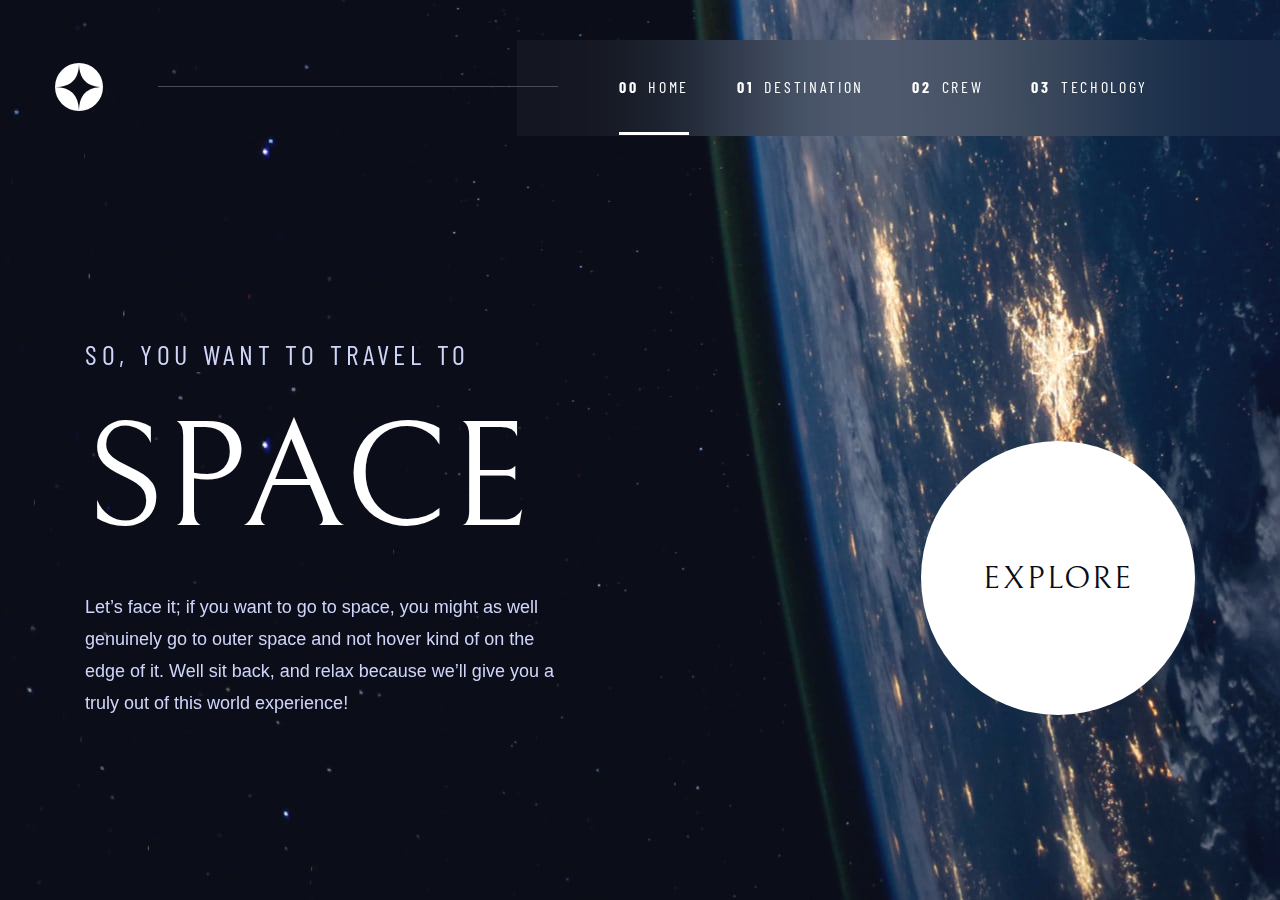
<file: index.html>
<!DOCTYPE html>
<html lang="pt-br">

<head>
    <meta charset="UTF-8">
    <meta name="viewport" content="width=device-width, initial-scale=1.0">
    <!-- Primary Meta Tags -->
    <title>Space</title>
    <meta name="title" content="Space" />
    <meta name="description" content="Space tourism multi-page website" />

    <!-- Open Graph / Facebook -->
    <meta property="og:type" content="website" />
    <meta property="og:url" content="https://jbacalhau.github.io/projetospace/" />
    <meta property="og:title" content="Space" />
    <meta property="og:description" content="Space tourism multi-page website" />
    <meta property="og:image" content="https://images.unsplash.com/photo-1543722530-d2c3201371e7?w=500&auto=format&fit=crop&q=60&ixlib=rb-4.0.3&ixid=M3wxMjA3fDB8MHxzZWFyY2h8MTR8fFNwYWNlfGVufDB8fDB8fHwy" />

    <!-- Twitter -->
    <meta property="twitter:card" content="summary_large_image" />
    <meta property="twitter:url" content="https://jbacalhau.github.io/projetospace/" />
    <meta property="twitter:title" content="Space" />
    <meta property="twitter:description" content="Space tourism multi-page website" />
    <meta property="twitter:image" content="https://images.unsplash.com/photo-1543722530-d2c3201371e7?w=500&auto=format&fit=crop&q=60&ixlib=rb-4.0.3&ixid=M3wxMjA3fDB8MHxzZWFyY2h8MTR8fFNwYWNlfGVufDB8fDB8fHwy" />

    <!-- Meta Tags Generated with https://metatags.io -->

    <link rel="preconnect" href="https://fonts.googleapis.com">
    <link rel="preconnect" href="https://fonts.gstatic.com" crossorigin>
    <link href="https://fonts.googleapis.com/css2?family=Barlow+Condensed&display=swap" rel="stylesheet">
    <link href="https://fonts.googleapis.com/css2?family=Bellefair&display=swap" rel="stylesheet">

    <link href="https://unpkg.com/aos@2.3.1/dist/aos.css" rel="stylesheet">
    <link rel="stylesheet" href="css/style.css">

    <!-- aplicando ícon para a aba do navegador -->
    <link rel="shortcut icon" href="img/favicon-32x32.png">
</head>

<body>

    <div class="hero-section">

        <div class="container">

            <div class="logo">
                <a href="#">
                    <img src="img/shared/logo.svg" alt="Logo Space-Tourism">
                </a>
            </div>

            <!--menu celular-->
            <div class="btn-menu">
                <div class="bar-menu"></div>
                <div class="bar-menu"></div>
                <div class="bar-menu"></div>
            </div>

            <div class="menu">
                <div class="bar"></div>

                <a href="./index.html" class="active"><span>00</span>Home</a>
                <a href="./destination.html"><span>01</span>Destination</a>
                <a href="./crew.html"><span>02</span>Crew</a>
                <a href="./technology.html"><span>03</span>Techology</a>
            </div>
        </div>

        <div class="container-home">

            <div class="content">
                <h1 data-aos="fade-down">So, you want to travel to</h1>
                <h2 data-aos="fade-right" data-aos-duration="1000">Space</h2>
                <p data-aos="fade-right" data-aos-delay="300">Let’s face it; if you want to go to space, you might as
                    well genuinely go to outer space and not
                    hover
                    kind of on the edge of it. Well sit back, and relax because we’ll give you a truly out of this world
                    experience!
                </p>
            </div>

            <div class="explore">
                <button href="#">Explore</button>

            </div>
        </div>
    </div>

    <script src="js/header.js"></script>
    <script src="https://unpkg.com/aos@2.3.1/dist/aos.js"></script>
    <script>
        AOS.init();

    </script>
</body>

</html>
</file>
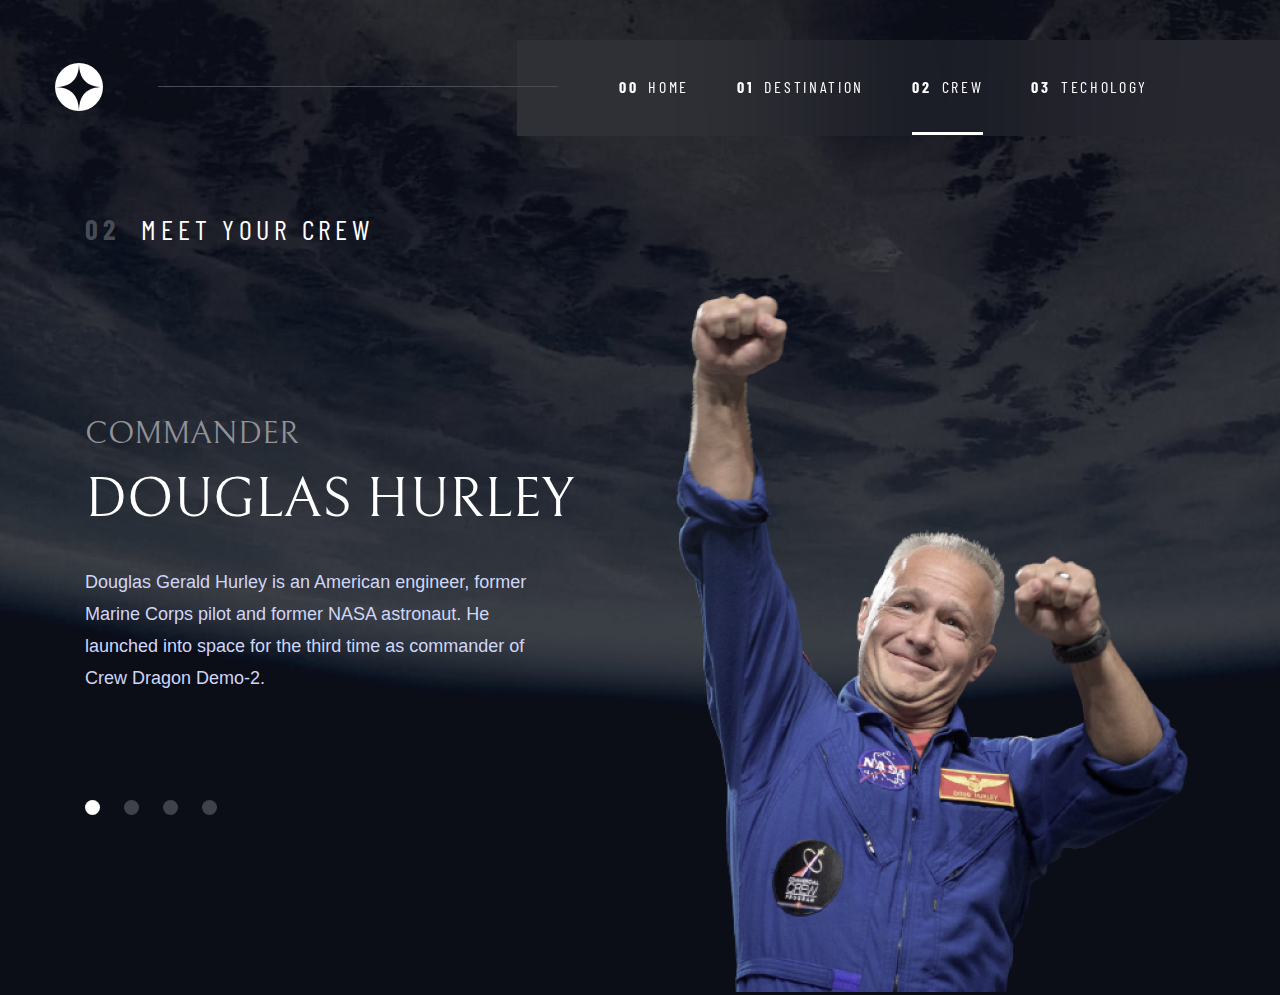
<file: crew.html>
<!DOCTYPE html>
<html lang="pt-br">

<head>
    <meta charset="UTF-8">
    <meta name="viewport" content="width=device-width, initial-scale=1.0">
    <title>Space-Tourism</title>

    <link rel="preconnect" href="https://fonts.googleapis.com">
    <link rel="preconnect" href="https://fonts.gstatic.com" crossorigin>
    <link href="https://fonts.googleapis.com/css2?family=Barlow+Condensed&display=swap" rel="stylesheet">
    <link href="https://fonts.googleapis.com/css2?family=Bellefair&display=swap" rel="stylesheet">

    <link rel="stylesheet" href="css/style.css">

    <!-- aplicando ícon para a aba do navegador -->
    <link rel="shortcut icon" href="img/favicon-32x32.png">
</head>

<body>

    <div class="hero-section-crew">

        <div class="container">

            <div class="logo">
                <a href="./index.html">
                    <img src="img/shared/logo.svg" alt="Logo Space-Tourism">
                </a>
            </div>

            <!--menu celular-->
            <div class="btn-menu">
                <div class="bar-menu"></div>
                <div class="bar-menu"></div>
                <div class="bar-menu"></div>
            </div>

            <div class="menu">
                <div class="bar"></div>

                <a href="./index.html"><span>00</span>Home</a>
                <a href="./destination.html"><span>01</span>Destination</a>
                <a href="./crew.html" class="active"><span>02</span>Crew</a>
                <a href="./technology.html"><span>03</span>Techology</a>
            </div>
        </div>

        <div class="container-crew">
            <div class="info">
                <h3><span>02</span>Meet your crew</h3>
            </div>

            <nav class="menu-crew">
                <button class="active-crew" data-crew="1"></button>
                <button data-crew="2"></button>
                <button data-crew="3"></button>
                <button data-crew="4"></button>
            </nav>

            <!-- Douglas Hurley -->
            <div class="info-crew show-crew" data-crew="1">
                <div class="crew">

                    <div class="content">

                        <h4>Commander</h4>
                        <h2>Douglas Hurley</h2>
                        <p>Douglas Gerald Hurley is an American engineer, former Marine Corps pilot and former NASA
                            astronaut. He launched into space for the third time as commander of Crew Dragon Demo-2.
                        </p>
                    </div>

                    <div class="image">
                        <picture>
                            
                            <source srcset="img/crew/image-removebg-preview(289).png" media="(min-width: 1270px)">
                            <source srcset="img/crew/image-douglas-hurley-tablet.png" media="(min-width: 640px)">
                            <img src="img/crew/image-douglas-hurley-mobile.png" alt="">

                        </picture>

                        <div class="barimag"></div>
                    </div>
                </div>
            </div>

            <!-- Mark Shuttleworth -->
            <div class="info-crew " data-crew="2">
                <div class="crew">

                    <div class="content">

                        <h4>Mission Specialist</h4>
                        <h2>Mark Shuttleworth</h2>
                        <p>Mark Richard Shuttleworth is the founder and CEO of Canonical, the company behind the
                            Linux-based
                            Ubuntu operating system. Shuttleworth became the first South African to travel to space as a
                            space tourist.
                        </p>

                    </div>

                    <div class="image">
                        <picture>

                            <source srcset="img/crew/image-mark-shuttleworth.png" media="(min-width: 1270px)">
                            <source srcset="img/crew/image-mark-shuttleworth-tablet.png" media="(min-width: 640px)">
                            <img src="img/crew/image-mark-shuttleworth-mobile.png" alt="">
                        </picture>
                            
                    </div>
                    <div class="barimag"></div>
                </div>
            </div>

            <!-- Victor Glover -->
            <div class="info-crew" data-crew="3">
                <div class="crew">

                    <div class="content">

                        <h4>Pilot</h4>
                        <h2>Victor Glover</h2>
                        <p>Pilot on the first operational flight of the SpaceX Crew Dragon to the International Space
                            Station. Glover is a commander in the U.S. Navy where he pilots an F/A-18.He was a crew
                            member
                            of Expedition 64, and served as a station systems flight engineer.
                        </p>

                    </div>

                    <div class="image">
                        <picture>
                            <source srcset="img/crew/image-removebg-preview(288).png" media="(min-width: 1270px)">
                            <source srcset="img/crew/image-victor-glover-tablet.png" media="(min-width: 640px)">
                            <img src="img/crew/image-victor-glover-mobile.png" alt="">

                        </picture>
                        <div class="barimag"></div>
                    </div>

                </div>
            </div>

            <!-- Anousheh Ansari -->
            <div class="info-crew" data-crew="4">
                <div class="crew">

                    <div class="content">

                        <h4>Flight Engineer</h4>
                        <h2>Anousheh Ansari</h2>
                        <p>Anousheh Ansari is an Iranian American engineer and co-founder of Prodea Systems. Ansari was
                            the
                            fourth self-funded space tourist, the first self-funded woman to fly to the ISS, and the
                            first
                            Iranian in space.
                        </p>

                    </div>

                    <div class="image">
                        <picture>
                        <source srcset="img/crew/image-anousheh-ansari.png" media="(min-width: 1270px)">
                        <source srcset="img/crew/image-anousheh-ansari-tablet.png" media="(min-width: 640px)">
                        <img src="img/crew/image-anousheh-ansari-mobile.png" alt="">
                        </picture>
                        <div class="barimag"></div>
                    </div>
                </div>
            </div>
        </div>
    </div>
    <script src="js/crew.js"></script>
    <script src="js/header.js"></script>
</body>

</html>
</file>
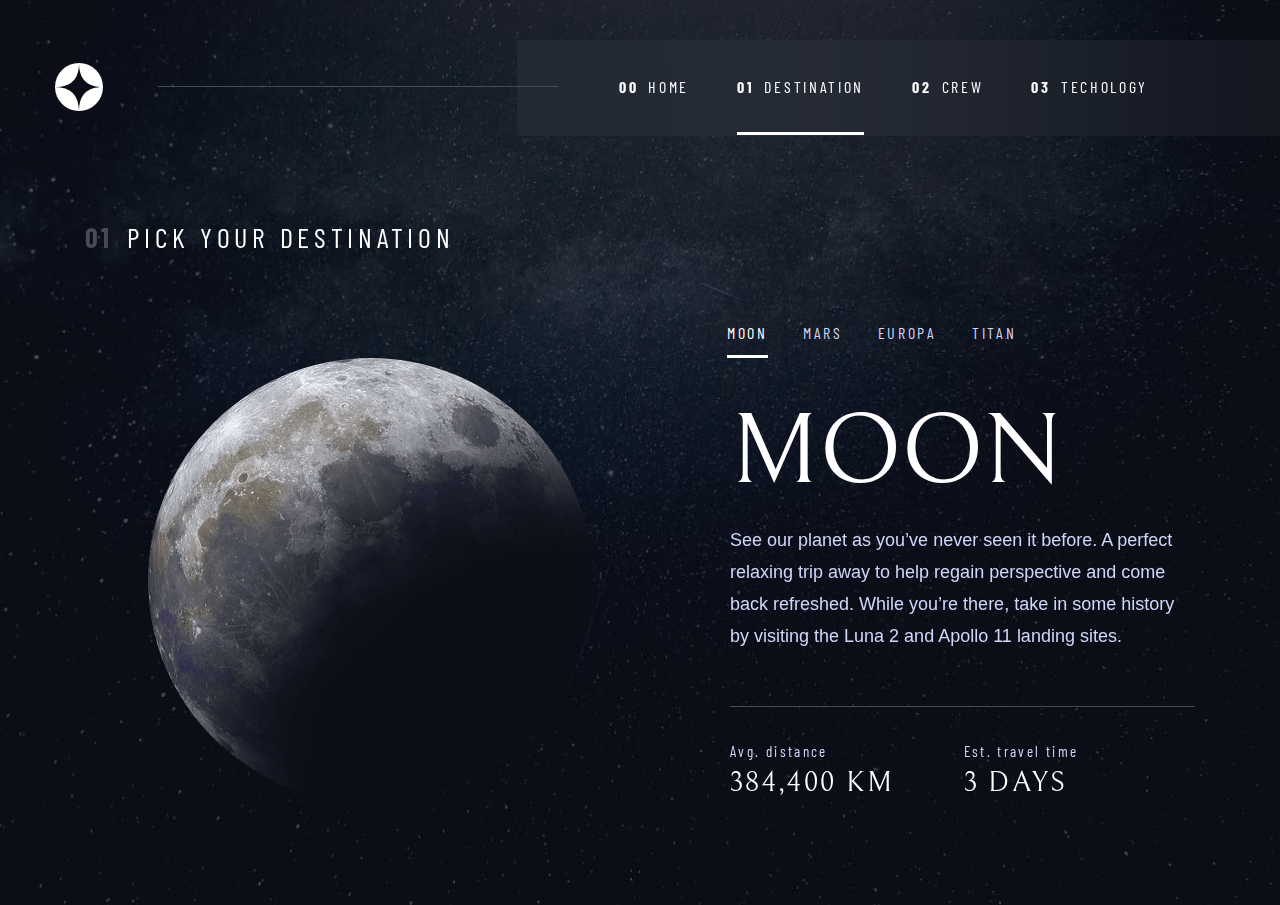
<file: destination.html>
<!DOCTYPE html>
<html lang="pt-br">

<head>
    <meta charset="UTF-8">
    <meta name="viewport" content="width=device-width, initial-scale=1.0">
    <title>Destination</title>

    <link rel="preconnect" href="https://fonts.googleapis.com">
    <link rel="preconnect" href="https://fonts.gstatic.com" crossorigin>
    <link href="https://fonts.googleapis.com/css2?family=Barlow+Condensed&display=swap" rel="stylesheet">
    <link href="https://fonts.googleapis.com/css2?family=Bellefair&display=swap" rel="stylesheet">

    <link href="https://unpkg.com/aos@2.3.1/dist/aos.css" rel="stylesheet">
    <link rel="stylesheet" href="css/style.css">

    <!-- aplicando ícon para a aba do navegador -->
    <link rel="shortcut icon" href="img/favicon-32x32.png">
</head>

<body>
    <div class="hero-section-destination">

        <div class="container">

            <div class="logo">
                <a href="./index.html">
                    <img src="img/shared/logo.svg" alt="Logo Space-Tourism">
                </a>
            </div>

             <!--menu celular-->
             <div class="btn-menu">
                <div class="bar-menu"></div>
                <div class="bar-menu"></div>
                <div class="bar-menu"></div>
            </div>
            
            <div class="menu">
                <div class="bar"></div>

                <a href="./index.html"><span>00</span>Home</a>
                <a href="./destination.html" class="active"><span>01</span>Destination</a>
                <a href="./crew.html"><span>02</span>Crew</a>
                <a href="./technology.html"><span>03</span>Techology</a>
            </div>
        </div>

        <div class="container-destination">

            <div class="destination">

                <div class="content">

                    <h3 data-aos="fade-down" data-aos-duration="1000"><span>01</span>Pick your destination</h3>

                </div>


                <nav class="menu-destination ">

                    <a id="btn-moon" class="active-planet" data-planet="1">Moon</a>
                    <a id="btn-mars" data-planet="2">Mars</a>
                    <a id="btn-europa" data-planet="3">Europa</a>
                    <a id="btn-titan" data-planet="4">Titan</a>

                </nav>
            </div>


            <!-- Moon -->
            <div class="content-planet  show" id="moon" data-planet="1">
                <div class="info">

                    <div class="image">

                        <img src="img/destination/image-moon.png" alt="" data-aos="zoom-in" data-aos-duration="2000">
                    </div>

                    <div class="container-planet">
                        <h2 data-aos="fade-down" data-aos-delay="300">Moon</h2>

                        <p data-aos="fade-down" data-aos-delay="400">See our planet as you’ve never seen it before. A perfect relaxing trip away to help regain
                            perspective and come back refreshed. While you’re there, take in some history by visiting
                            the
                            Luna 2
                            and Apollo 11 landing sites.</p>

                        <div data-aos="fade-down" data-aos-delay="500" class="bar"></div>

                        <div class="details">

                            <p data-aos="fade-down" data-aos-delay="600">Avg. distance <br><span>384,400 km</span></p>


                            <p data-aos="fade-down" data-aos-delay="700">Est. travel time <br><span>3 days</span></p>

                        </div>
                    </div>
                </div>
            </div>

            <!-- Mars -->
            <div class="content-planet " id="mars" data-planet="2">
                <div class="info">
                    <div class="image">

                        <img src="img/destination/image-mars.png" alt="" data-aos="zoom-in" data-aos-duration="2000">
                    </div>

                    <div class="container-planet">

                        <h2 data-aos="fade-down" data-aos-delay="300">Mars</h2>

                        <p data-aos="fade-down" data-aos-delay="340">Don’t forget to pack your hiking boots. You’ll need them to tackle Olympus Mons, the tallest
                            planetary mountain in our solar system. It’s two and a half times the size of Everest!</p>

                        <div data-aos="fade-down" data-aos-delay="500" class="bar"></div>

                        <div class="details">

                            <p data-aos="fade-down" data-aos-delay="600">Avg. distance <br><span>225 MIL. km</span></p>


                            <p data-aos="fade-down" data-aos-delay="700">Est. travel time <br><span>9 months</span></p>

                        </div>
                    </div>
                </div>
            </div>

            <!-- Europa -->
            <div class="content-planet" id="europa" data-planet="3">
                <div class="info">
                    <div class="image">

                        <img src="img/destination/image-europa.png" alt="" data-aos="zoom-in" data-aos-duration="2000">
                    </div>
                    <div class="container-planet">
                        <h2 data-aos="fade-down" data-aos-delay="300">Europa</h2>

                        <p data-aos="fade-down" data-aos-delay="400">The smallest of the four Galilean moons orbiting Jupiter, Europa is a winter lover’s
                            dream. With
                            an icy surface, it’s perfect for a bit of ice skating, curling, hockey, or simple
                            relaxation in
                            your snug wintery cabin.</p>

                        <div data-aos="fade-down" data-aos-delay="500" class="bar"></div>

                        <div class="details">

                            <p data-aos="fade-down" data-aos-delay="600">Avg. distance <br><span>628 MIL. km</span></p>


                            <p data-aos="fade-down" data-aos-delay="700">Est. travel time <br><span>3 years</span></p>

                        </div>
                    </div>
                </div>
            </div>

            <!-- Titan -->
            <div class="content-planet " id="titan"  data-planet="4">
                <div class="info">
                    <div class="image">

                        <img src="img/destination/image-titan.png" alt="" data-aos="zoom-in" data-aos-duration="2000">
                    </div>
                    <div class="container-planet">
                        <h2 data-aos="fade-down" data-aos-delay="300">Titan</h2>

                        <p data-aos="fade-down" data-aos-delay="400">The only moon known to have a dense atmosphere other than Earth, Titan is a home away
                            from home
                            (just a few hundred degrees colder!). As a bonus, you get striking views of the
                            Rings of Saturn.
                        </p>

                        <div data-aos="fade-down" data-aos-delay="500" class="bar"></div>

                        <div class="details">

                            <p data-aos="fade-down" data-aos-delay="600">Avg. distance <br><span>1.6 BIL. km</span></p>


                            <p data-aos="fade-down" data-aos-delay="700">Est. travel time <br><span>7 years</span></p>

                        </div>
                    </div>
                </div>
            </div>
        </div>
    </div>

    <script src="js/script.js"></script>
    <script src="js/header.js"></script>
    <script src="https://unpkg.com/aos@2.3.1/dist/aos.js"></script>
    <script>
        AOS.init({
            offset: 10
        });
       
    </script>
</body>

</html>
</file>
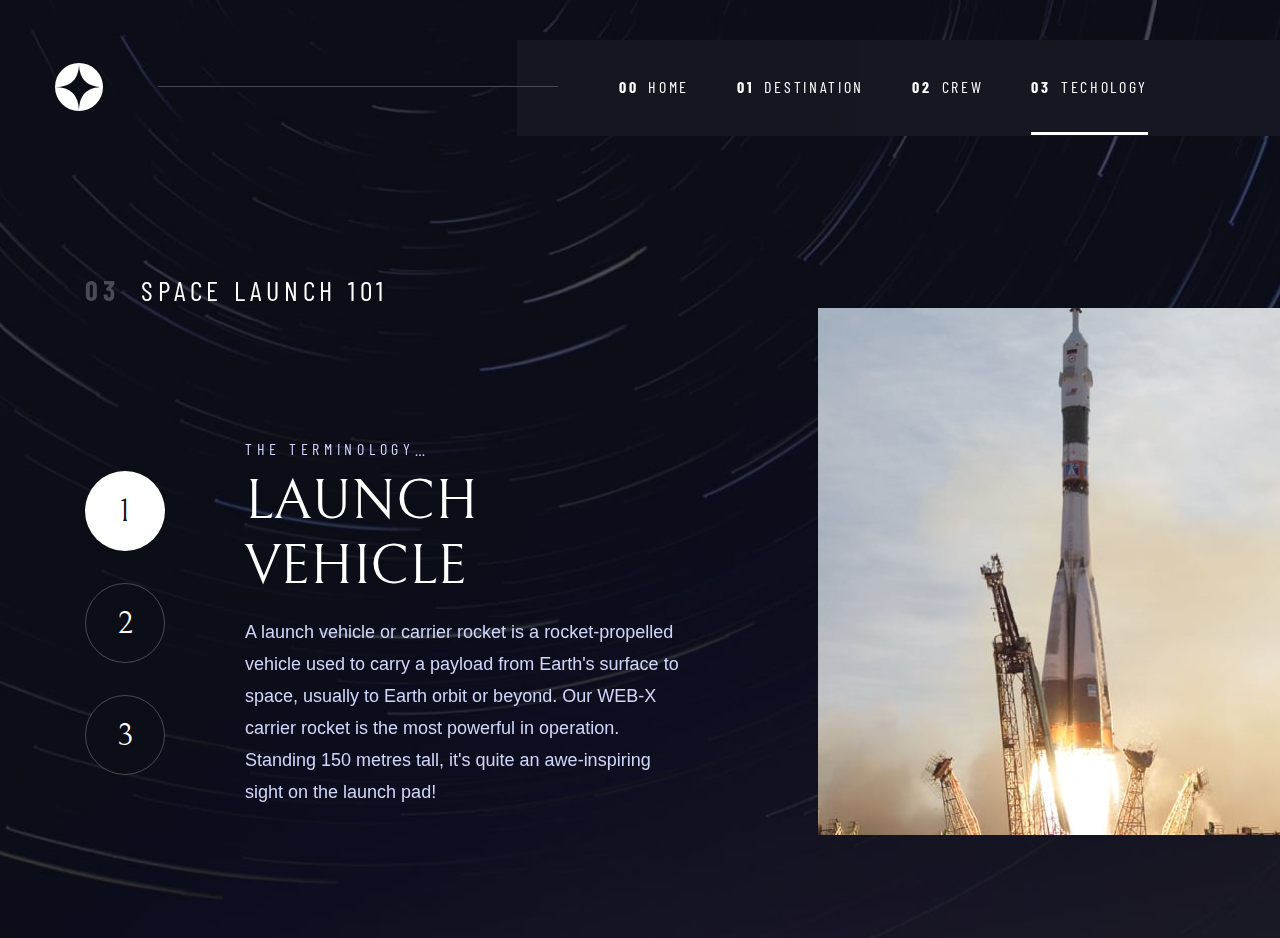
<file: technology.html>
<!DOCTYPE html>
<html lang="pt-br">

<head>
    <meta charset="UTF-8">
    <meta name="viewport" content="width=device-width, initial-scale=1.0">
    <title>Technology</title>

    <link rel="preconnect" href="https://fonts.googleapis.com">
    <link rel="preconnect" href="https://fonts.gstatic.com" crossorigin>
    <link href="https://fonts.googleapis.com/css2?family=Barlow+Condensed&display=swap" rel="stylesheet">
    <link href="https://fonts.googleapis.com/css2?family=Bellefair&display=swap" rel="stylesheet">

    <link href="https://unpkg.com/aos@2.3.1/dist/aos.css" rel="stylesheet">

    <link rel="stylesheet" href="css/style.css">

    <!-- aplicando ícon para a aba do navegador -->
    <link rel="shortcut icon" href="img/favicon-32x32.png">
</head>

<body>

    <div class="hero-section-technology">

        <div class="container">

            <div class="logo">
                <a href="./index.html">
                    <img src="img/shared/logo.svg" alt="Logo Space-Tourism">
                </a>
            </div>

            <!--menu celular-->
            <div class="btn-menu">
                <div class="bar-menu"></div>
                <div class="bar-menu"></div>
                <div class="bar-menu"></div>
            </div>

            <div class="menu">
                <div class="bar"></div>

                <a href="./index.html"><span>00</span>Home</a>
                <a href="./destination.html"><span>01</span>Destination</a>
                <a href="./crew.html"><span>02</span>Crew</a>
                <a href="./technology.html" class="active"><span>03</span>Techology</a>
            </div>

        </div>

        <div class="container-technology">


            <h3 data-aos="fade-down" data-aos-duration="1000"><span>03</span>SPACE LAUNCH 101</h3>

            <div class="content">

                <div class="menu-tec">
                    <button class="active-tec" data-tec="1">1</button>
                    <button data-tec="2">2</button>
                    <button data-tec="3">3</button>

                </div>

                <!-- Launch Vehicle -->
                <div class="info-tec show-tec" data-tec="1">

                    <div class="head ">
                        <div class="info ">
                            <h3 data-aos="zoom-in-up" data-aos-delay="300">
                                The Terminology…
                            </h3>

                            <h2 data-aos="zoom-in-up" data-aos-delay="400">
                                Launch Vehicle
                            </h2 data-aos="zoom-in-up" data-aos-delay="500">

                            <p data-aos="zoom-in-up" data-aos-delay="600">A launch vehicle or carrier rocket is a rocket-propelled vehicle used to carry a payload
                                from
                                Earth's surface to space, usually to Earth orbit or beyond. Our WEB-X carrier rocket is
                                the
                                most powerful in operation. Standing 150 metres tall, it's quite an awe-inspiring sight
                                on
                                the launch pad!
                            </p>

                        </div>

                        <div data-aos="zoom-in-up" class="image-1">
                            <picture>
                                <source srcset="img/technology/image-launch-vehicle-portrait.jpg"
                                    media="(min-width: 1270px)">
                                <img src="img/technology/image-launch-vehicle-landscape.jpg" alt="">
                            </picture>
                        </div>

                    </div>
                </div>

                <!-- SPACEPORT -->
                <div class="info-tec" data-tec="2">
                    <div class="head ">
                        <div class="info">
                            <h3>
                                The Terminology…
                            </h3>

                            <h2>
                                SPACEPORT
                            </h2>

                            <p>A spaceport or cosmodrome is a site for launching (or receiving) spacecraft, by analogy
                                to
                                the
                                seaport for ships or airport for aircraft. Based in the famous Cape Canaveral, our
                                spaceport
                                is
                                ideally situated to take advantage of the Earth’s rotation for launch.</p>

                        </div>

                        <div class="image-1">
                            <picture>
                                <source srcset="img/technology/image-spaceport-portrait.jpg"
                                    media="(min-width: 1270px)">
                                <img src="img/technology/image-spaceport-landscape.jpg" alt="">
                            </picture>
                        </div>


                    </div>
                </div>

                <!-- SPACE CAPSULE -->
                <div class="info-tec" data-tec="3">
                    <div class="head ">
                        <div class="info">
                            <h3>
                                The Terminology…
                            </h3>

                            <h2>
                                SPACE CAPSULE
                            </h2>

                            <p>A space capsule is an often-crewed spacecraft that uses a blunt-body reentry capsule to
                                reenter
                                the Earth's atmosphere without wings. Our capsule is where you'll spend your time during
                                the
                                flight. It includes a space gym, cinema, and plenty of other activities to keep you
                                entertained.
                            </p>

                        </div>

                        <div class="image-1">
                            <picture>
                                <source srcset="img/technology/image-space-capsule-portrait.jpg"
                                    media="(min-width: 1270px)">
                                <img src="img/technology/image-space-capsule-landscape.jpg" alt="">
                            </picture>
                        </div>


                    </div>
                </div>

            </div>
        </div>
    </div>
    <script src="js/technology.js"></script>
    <script src="js/header.js"></script>
    <script src="https://unpkg.com/aos@2.3.1/dist/aos.js"></script>
    <script>
        AOS.init();
       
    </script>
</body>

</html>
</file>
<file: css/style.css>
@charset "UTF-8";
* {
  margin: 0;
  padding: 0;
  text-decoration: none;
  text-transform: uppercase;
}

body {
  font-family: "Barlow Condensed", sans-serif;
  overflow-x: hidden !important; /*esconde a barra de rolagem horixontal*/
}

.hero-section {
  padding-top: 40px;
  background-color: #0b0d17;
  background-image: url(../img/home/background-home-desktop.jpg);
  background-size: cover;
  background-position: center;
  min-height: 100vh;
  align-items: center;
  box-sizing: border-box;
}
.hero-section .container {
  max-width: 100%;
  padding-left: 55px;
  box-sizing: border-box;
  margin-left: auto;
  margin-right: auto;
  display: flex;
  justify-content: space-between;
}
.hero-section .container .logo {
  display: flex;
  align-items: center;
}
.hero-section .container .menu {
  background-color: rgba(255, 255, 255, 0.04);
  -webkit-backdrop-filter: blur(81px);
          backdrop-filter: blur(81px);
  max-width: 100%;
  width: 830px;
  height: 96px;
  display: flex;
  justify-content: center;
  -moz-column-gap: 48px;
       column-gap: 48px;
  align-items: center;
  padding-right: 30px;
  box-sizing: border-box;
}
.hero-section .container .menu .bar {
  position: fixed;
  top: 46px;
  right: 795px;
  width: 473px;
  height: 1px;
  background-color: #484B53;
  z-index: 101;
  box-sizing: border-box;
}
.hero-section .container .menu a {
  color: #FFFFFF;
  font-size: 16px;
  padding-top: 36px;
  padding-bottom: 36px;
  border-bottom: 3px solid transparent;
  letter-spacing: 2.7px;
}
.hero-section .container .menu a span {
  color: #FFFFFF;
  font-size: 16px;
  font-weight: bold;
  margin-right: 10px;
  padding-top: 36px;
  padding-bottom: 36px;
  letter-spacing: 2.7px;
}
.hero-section .container .menu a:hover {
  border-bottom: 3px solid #979797;
}
.hero-section .container .menu .active {
  border-color: #FFFFFF;
}
@media (max-width: 1390px) {
  .hero-section .container .menu {
    width: 763px;
  }
  .hero-section .container .menu .bar {
    width: 400px;
    right: 722px;
  }
}
@media (max-width: 1270px) {
  .hero-section .container {
    padding-left: 39px !important;
  }
  .hero-section .container .logo {
    padding-top: 0;
    margin-left: -14px;
  }
  .hero-section .container .menu {
    width: 450px;
    height: 96px;
    -moz-column-gap: 36px;
         column-gap: 36px;
    padding: 0;
  }
  .hero-section .container .menu a {
    font-size: 14px;
    letter-spacing: 2.36px;
  }
  .hero-section .container .menu a span {
    display: none;
  }
  .hero-section .container .menu .bar {
    display: none;
  }
}
@media (max-width: 640px) {
  .hero-section .container {
    /*bar que for o primeiro filho*/
  }
  .hero-section .container .logo {
    padding-top: 24px;
    margin-left: -14px;
  }
  .hero-section .container .logo img {
    width: 40px;
  }
  .hero-section .container .menu {
    /*opacity: 0;
    pointer-events: none;*/
    transform: translateX(100%);
    background-color: rgba(255, 255, 255, 0.04);
    -webkit-backdrop-filter: blur(81px);
            backdrop-filter: blur(81px);
    position: fixed;
    top: 0;
    right: 0;
    width: 254px;
    height: 100vh;
    transition: 0.3s ease-in-out;
    row-gap: 32px;
    flex-direction: column;
    justify-content: normal;
    padding-top: 118px;
    align-items: normal;
    padding-left: 32px;
    z-index: 100;
    box-sizing: border-box;
  }
  .hero-section .container .menu a {
    font-size: 16px;
    letter-spacing: 2.7px;
    display: block !important;
    padding: 0 !important;
    margin: 0 !important;
    box-sizing: border-box;
    border-bottom: none;
  }
  .hero-section .container .menu a span {
    font-size: 16px;
    margin-right: 10px;
    letter-spacing: 2.7px;
    display: inline-block;
    box-sizing: border-box;
    padding: 0;
  }
  .hero-section .container .menu a:hover {
    border-bottom: none;
  }
  .hero-section .container .menu .active {
    border-color: none;
  }
  .hero-section .container .btn-menu {
    padding-top: 34px;
    padding-right: 26px;
  }
  .hero-section .container .btn-menu .bar-menu {
    width: 24px;
    height: 3px;
    background-color: #D0D6f9;
    margin-bottom: 6px;
    /* ou*/
    /*
    .btn-menu
    display: flex;
    flex-direction: colum;
    row-gap: 3px;*/
    transition: 0.3s;
  }
  .hero-section .container .menu-open {
    /*display: block;*/
    /*opacity: 1;
        pointer-events: all;*/
    transform: translateX(0);
  }
  .hero-section .container .x {
    z-index: 10000;
    /* bar que for o filho de número 2*/
    /*bar que for o último filho*/
  }
  .hero-section .container .x .bar-menu:first-child {
    transform: rotate(45deg) translate(7px, 4px);
  }
  .hero-section .container .x .bar-menu:nth-child(2) {
    opacity: 0;
    transform: translateX(-100px);
  }
  .hero-section .container .x .bar-menu:last-child {
    transform: rotate(-45deg) translate(8px, -6px);
  }
}
.hero-section .container-home {
  width: 100%;
  max-width: 1158px;
  box-sizing: border-box;
  margin-left: auto;
  margin-right: auto;
  display: flex;
  justify-content: space-between;
  padding-left: 24px;
  padding-right: 24px;
}
.hero-section .container-home .content {
  max-width: 469px;
  margin-top: 201px;
}
.hero-section .container-home .content h1 {
  color: #D0D6F9;
  font-size: 28px;
  letter-spacing: 4.72px;
  font-weight: 400;
  font-style: normal;
}
.hero-section .container-home .content h2 {
  color: #FFFFFF;
  font-size: 150px;
  font-family: "Bellefair", serif;
  font-weight: 400;
  font-style: normal;
  padding-top: 24px;
  padding-bottom: 24px;
}
.hero-section .container-home .content p {
  color: #D0D6F9;
  font-size: 18px;
  font-style: normal;
  text-transform: none;
  line-height: 32px;
  font-family: "Barlow", sans-serif !important;
}
.hero-section .container-home .explore {
  margin-bottom: 100px !important;
}
.hero-section .container-home .explore button {
  margin-top: 305px;
  background-color: #FFFFFF;
  color: #0b0d17;
  width: 274px;
  height: 274px;
  border-radius: 50%;
  font-family: "Bellefair", serif;
  font-weight: 400;
  font-style: normal;
  font-size: 32px;
  letter-spacing: 2px;
  display: inline-block;
  cursor: pointer;
  border: none;
}
.hero-section .container-home .explore button:active {
  box-shadow: 0 0 2px 80px rgba(36, 38, 47, 0.7);
}
@media (max-width: 1270px) {
  .hero-section {
    background-image: url(../img/home/background-home-tablet.jpg);
    padding-top: 0;
  }
  .hero-section .container-home {
    box-sizing: border-box;
    flex-direction: column;
    align-items: center;
  }
  .hero-section .container-home .content {
    text-align: center;
    margin-top: 106px;
  }
  .hero-section .container-home .content h1 {
    font-size: 20px;
    letter-spacing: 3.38px;
  }
  .hero-section .container-home .content h2 {
    line-height: 150px;
  }
  .hero-section .container-home .content p {
    font-size: 16px;
    line-height: 28px;
  }
  .hero-section .container-home .explore button {
    margin-top: 150px;
    margin-bottom: 100px;
    width: 242px;
    height: 242px;
  }
  .hero-section .container-home .explore button:active {
    box-shadow: 0 0 2px 48px rgba(36, 38, 47, 0.7);
  }
}
@media (max-width: 640px) {
  .hero-section {
    background-image: url(../img/home/background-home-mobile.jpg) !important;
    padding-top: 0;
  }
  .hero-section .container-home .content {
    text-align: center;
    margin-top: 58px !important;
  }
  .hero-section .container-home .content h1 {
    font-size: 16px !important;
    letter-spacing: 2.7px !important;
  }
  .hero-section .container-home .content h2 {
    font-size: 80px !important;
    line-height: 100px !important;
  }
  .hero-section .container-home .content p {
    font-size: 15px !important;
    line-height: 25px !important;
  }
  .hero-section .container-home .explore button {
    margin-top: 75px;
    margin-bottom: 60px;
    width: 150px !important;
    height: 150px !important;
    font-size: 20px !important;
    letter-spacing: 1.25px !important;
  }
  .hero-section .container-home .explore button:active {
    box-shadow: 0 0 2px 48px rgba(36, 38, 47, 0.7);
  }
}

.show {
  display: block !important;
}

.hero-section-destination {
  padding-top: 40px;
  background-color: #0b0d17;
  background-image: url(../img/destination/background-destination-desktop.jpg);
  background-size: cover;
  background-position: center;
  min-height: 100vh;
  align-items: center;
  box-sizing: border-box;
}
.hero-section-destination .container {
  max-width: 100%;
  padding-left: 55px;
  box-sizing: border-box;
  margin-left: auto;
  margin-right: auto;
  display: flex;
  justify-content: space-between;
}
.hero-section-destination .container .logo {
  display: flex;
  align-items: center;
}
.hero-section-destination .container .menu {
  background-color: rgba(255, 255, 255, 0.04);
  -webkit-backdrop-filter: blur(81px);
          backdrop-filter: blur(81px);
  max-width: 100%;
  width: 830px;
  height: 96px;
  display: flex;
  justify-content: center;
  -moz-column-gap: 48px;
       column-gap: 48px;
  align-items: center;
  padding-right: 30px;
  box-sizing: border-box;
}
.hero-section-destination .container .menu .bar {
  position: fixed;
  top: 46px;
  right: 795px;
  width: 473px;
  height: 1px;
  background-color: #484B53;
  z-index: 101;
  box-sizing: border-box;
}
.hero-section-destination .container .menu a {
  color: #FFFFFF;
  font-size: 16px;
  padding-top: 36px;
  padding-bottom: 36px;
  border-bottom: 3px solid transparent;
  letter-spacing: 2.7px;
}
.hero-section-destination .container .menu a span {
  color: #FFFFFF;
  font-size: 16px;
  font-weight: bold;
  margin-right: 10px;
  padding-top: 36px;
  padding-bottom: 36px;
  letter-spacing: 2.7px;
}
.hero-section-destination .container .menu a:hover {
  border-bottom: 3px solid #979797;
}
.hero-section-destination .container .menu .active {
  border-color: #FFFFFF;
}
@media (max-width: 1390px) {
  .hero-section-destination .container .menu {
    width: 763px;
  }
  .hero-section-destination .container .menu .bar {
    width: 400px;
    right: 722px;
  }
}
@media (max-width: 1270px) {
  .hero-section-destination .container {
    padding-left: 39px !important;
  }
  .hero-section-destination .container .logo {
    padding-top: 0;
    margin-left: -14px;
  }
  .hero-section-destination .container .menu {
    width: 450px;
    height: 96px;
    -moz-column-gap: 36px;
         column-gap: 36px;
    padding: 0;
  }
  .hero-section-destination .container .menu a {
    font-size: 14px;
    letter-spacing: 2.36px;
  }
  .hero-section-destination .container .menu a span {
    display: none;
  }
  .hero-section-destination .container .menu .bar {
    display: none;
  }
}
@media (max-width: 640px) {
  .hero-section-destination .container {
    /*bar que for o primeiro filho*/
  }
  .hero-section-destination .container .logo {
    padding-top: 24px;
    margin-left: -14px;
  }
  .hero-section-destination .container .logo img {
    width: 40px;
  }
  .hero-section-destination .container .menu {
    /*opacity: 0;
    pointer-events: none;*/
    transform: translateX(100%);
    background-color: rgba(255, 255, 255, 0.04);
    -webkit-backdrop-filter: blur(81px);
            backdrop-filter: blur(81px);
    position: fixed;
    top: 0;
    right: 0;
    width: 254px;
    height: 100vh;
    transition: 0.3s ease-in-out;
    row-gap: 32px;
    flex-direction: column;
    justify-content: normal;
    padding-top: 118px;
    align-items: normal;
    padding-left: 32px;
    z-index: 100;
    box-sizing: border-box;
  }
  .hero-section-destination .container .menu a {
    font-size: 16px;
    letter-spacing: 2.7px;
    display: block !important;
    padding: 0 !important;
    margin: 0 !important;
    box-sizing: border-box;
    border-bottom: none;
  }
  .hero-section-destination .container .menu a span {
    font-size: 16px;
    margin-right: 10px;
    letter-spacing: 2.7px;
    display: inline-block;
    box-sizing: border-box;
    padding: 0;
  }
  .hero-section-destination .container .menu a:hover {
    border-bottom: none;
  }
  .hero-section-destination .container .menu .active {
    border-color: none;
  }
  .hero-section-destination .container .btn-menu {
    padding-top: 34px;
    padding-right: 26px;
  }
  .hero-section-destination .container .btn-menu .bar-menu {
    width: 24px;
    height: 3px;
    background-color: #D0D6f9;
    margin-bottom: 6px;
    /* ou*/
    /*
    .btn-menu
    display: flex;
    flex-direction: colum;
    row-gap: 3px;*/
    transition: 0.3s;
  }
  .hero-section-destination .container .menu-open {
    /*display: block;*/
    /*opacity: 1;
        pointer-events: all;*/
    transform: translateX(0);
  }
  .hero-section-destination .container .x {
    z-index: 10000;
    /* bar que for o filho de número 2*/
    /*bar que for o último filho*/
  }
  .hero-section-destination .container .x .bar-menu:first-child {
    transform: rotate(45deg) translate(7px, 4px);
  }
  .hero-section-destination .container .x .bar-menu:nth-child(2) {
    opacity: 0;
    transform: translateX(-100px);
  }
  .hero-section-destination .container .x .bar-menu:last-child {
    transform: rotate(-45deg) translate(8px, -6px);
  }
}
.hero-section-destination .container-destination {
  width: 100%;
  max-width: 1158px;
  box-sizing: border-box;
  margin-left: auto;
  margin-right: auto;
  padding-left: 24px;
  padding-right: 24px;
}
.hero-section-destination .container-destination .destination {
  display: flex;
  justify-content: space-between;
  align-items: center;
  margin-right: 183px;
  margin-top: 76px;
}
.hero-section-destination .container-destination .destination .content h3 {
  color: #FFFFFF;
  font-size: 28px;
  letter-spacing: 4.72px;
  margin-bottom: 97px;
  font-weight: 400;
  font-style: normal;
}
.hero-section-destination .container-destination .destination .content h3 span {
  margin-right: 16px;
  color: #484B53;
  letter-spacing: 2.7px;
  font-weight: bold;
}
.hero-section-destination .container-destination .destination .menu-destination {
  display: flex;
  -moz-column-gap: 35px;
       column-gap: 35px;
  width: 285px;
  margin-top: 98px;
}
.hero-section-destination .container-destination .destination .menu-destination a {
  color: #D0D6F9;
  font-size: 16px;
  letter-spacing: 2.7px;
  border-bottom: 3px solid transparent;
  padding-top: 13px;
  padding-bottom: 13px;
  display: inline-block;
  cursor: pointer;
}
.hero-section-destination .container-destination .destination .menu-destination a:hover {
  border-bottom: 3px solid #979797;
}
.hero-section-destination .container-destination .destination .menu-destination .active-planet {
  border-color: #FFFFFF;
  color: #FFFFFF;
}
.hero-section-destination .content-planet {
  display: none;
}
.hero-section-destination .content-planet .info {
  display: flex;
  justify-content: space-between;
}
.hero-section-destination .content-planet .info .image {
  margin-left: 63px;
}
.hero-section-destination .content-planet .info .container-planet {
  width: 465px;
}
.hero-section-destination .content-planet .info .container-planet h2 {
  color: #FFFFFF;
  font-size: 100px;
  font-family: "Bellefair", serif;
  font-weight: 400;
  font-style: normal;
  margin-top: 37px;
  margin-bottom: 14px;
}
.hero-section-destination .content-planet .info .container-planet P {
  color: #D0D6F9;
  font-size: 18px;
  text-transform: none;
  line-height: 32px;
  margin-bottom: 54px;
  font-family: "Barlow", sans-serif;
}
.hero-section-destination .content-planet .info .container-planet .bar {
  width: 465px;
  height: 1px;
  background-color: #484B53;
}
.hero-section-destination .content-planet .info .container-planet .details {
  margin-top: 28px;
  display: flex;
  -moz-column-gap: 69px;
       column-gap: 69px;
  margin-bottom: 50px;
}
.hero-section-destination .content-planet .info .container-planet .details p {
  color: #D0D6F9;
  font-size: 15px;
  letter-spacing: 2.36px;
  font-family: "Barlow Condensed", sans-serif !important;
}
.hero-section-destination .content-planet .info .container-planet .details p span {
  color: #FFFFFF;
  font-size: 28px;
  font-family: "Bellefair", serif;
  font-weight: 400;
  font-style: normal;
}
@media (max-width: 1270px) {
  .hero-section-destination {
    background-image: url(../img/destination/background-destination-tablet.jpg);
    padding-top: 0;
  }
  .hero-section-destination .container-destination .destination {
    flex-direction: column;
    margin: 0;
  }
  .hero-section-destination .container-destination .destination .content {
    margin-top: 40px;
    display: flex;
    align-self: start;
    padding-left: 15px;
  }
  .hero-section-destination .container-destination .destination .content h3 {
    font-size: 20px !important;
    letter-spacing: 3.38px !important;
    margin-bottom: 0;
  }
  .hero-section-destination .container-destination .destination .menu-destination {
    margin-top: 0;
    position: relative;
    top: 417px;
  }
  .hero-section-destination .info {
    flex-direction: column;
    align-items: center;
    text-align: center;
  }
  .hero-section-destination .info .image {
    margin-top: 10px;
    margin-left: 0 !important;
    margin-bottom: 119px;
  }
  .hero-section-destination .info .image img {
    width: 300px;
  }
  .hero-section-destination .info .container-planet {
    width: 599px !important;
  }
  .hero-section-destination .info .container-planet h2 {
    font-size: 80px !important;
  }
  .hero-section-destination .info .container-planet p {
    font-size: 16px !important;
    line-height: 28px !important;
  }
  .hero-section-destination .info .container-planet .bar {
    width: 599px !important;
  }
  .hero-section-destination .info .container-planet .details {
    margin-top: 28px;
    display: flex;
    justify-content: center;
    margin-bottom: 50px;
  }
  .hero-section-destination .info .container-planet .details p {
    text-align: center;
    font-size: 14px !important;
    letter-spacing: 2.36px;
  }
  .hero-section-destination .info .container-planet .details p span {
    font-size: 28px;
    font-style: normal;
  }
}
@media (max-width: 640px) {
  .hero-section-destination {
    background-image: url(../img/destination/background-destination-mobile.jpg) !important;
    padding-top: 0;
  }
  .hero-section-destination .container-destination .destination .content {
    margin-top: 24px;
    padding-left: 0;
    align-self: center;
  }
  .hero-section-destination .container-destination .destination .content h3 {
    font-size: 16px !important;
    letter-spacing: 2.7px !important;
  }
  .hero-section-destination .container-destination .destination .menu-destination {
    margin-top: 0;
    position: relative;
    top: 225px;
    -moz-column-gap: 26px;
         column-gap: 26px;
    width: 237px;
    margin-top: 0px;
  }
  .hero-section-destination .container-destination .destination .menu-destination a {
    color: #D0D6F9;
    font-size: 14px;
    letter-spacing: 2.36px;
    padding-top: 8px;
    padding-bottom: 8px;
  }
  .hero-section-destination .info .image {
    margin-top: 0;
    margin-left: 0 !important;
    margin-bottom: 35px;
  }
  .hero-section-destination .info .image img {
    width: 170px;
  }
  .hero-section-destination .info .container-planet {
    width: 327px !important;
  }
  .hero-section-destination .info .container-planet h2 {
    font-size: 54px !important;
  }
  .hero-section-destination .info .container-planet p {
    font-size: 15px !important;
    line-height: 25px !important;
    margin-bottom: 32px !important;
  }
  .hero-section-destination .info .container-planet .bar {
    width: 327px !important;
  }
  .hero-section-destination .info .container-planet .details {
    margin-top: 32px !important;
    flex-direction: column;
    row-gap: 12px;
    margin-bottom: 50px;
  }
  .hero-section-destination .info .container-planet .details p {
    text-align: center;
    font-size: 14px !important;
    letter-spacing: 2.36px;
    margin-bottom: 12px !important;
    text-transform: uppercase;
  }
  .hero-section-destination .info .container-planet .details p span {
    display: block;
    font-size: 28px;
    font-style: normal;
    margin-top: 12px;
  }
}

.show-crew {
  display: block !important;
}

.hero-section-crew {
  padding-top: 40px;
  background-color: #0b0d17;
  background-image: url(../img/crew/background-crew-desktop.jpg);
  background-size: cover;
  background-position: center;
  min-height: 100vh;
  align-items: center;
  box-sizing: border-box;
}
.hero-section-crew .container {
  max-width: 100%;
  padding-left: 55px;
  box-sizing: border-box;
  margin-left: auto;
  margin-right: auto;
  display: flex;
  justify-content: space-between;
}
.hero-section-crew .container .logo {
  display: flex;
  align-items: center;
}
.hero-section-crew .container .menu {
  background-color: rgba(255, 255, 255, 0.04);
  -webkit-backdrop-filter: blur(81px);
          backdrop-filter: blur(81px);
  max-width: 100%;
  width: 830px;
  height: 96px;
  display: flex;
  justify-content: center;
  -moz-column-gap: 48px;
       column-gap: 48px;
  align-items: center;
  padding-right: 30px;
  box-sizing: border-box;
}
.hero-section-crew .container .menu .bar {
  position: fixed;
  top: 46px;
  right: 795px;
  width: 473px;
  height: 1px;
  background-color: #484B53;
  z-index: 101;
  box-sizing: border-box;
}
.hero-section-crew .container .menu a {
  color: #FFFFFF;
  font-size: 16px;
  padding-top: 36px;
  padding-bottom: 36px;
  border-bottom: 3px solid transparent;
  letter-spacing: 2.7px;
}
.hero-section-crew .container .menu a span {
  color: #FFFFFF;
  font-size: 16px;
  font-weight: bold;
  margin-right: 10px;
  padding-top: 36px;
  padding-bottom: 36px;
  letter-spacing: 2.7px;
}
.hero-section-crew .container .menu a:hover {
  border-bottom: 3px solid #979797;
}
.hero-section-crew .container .menu .active {
  border-color: #FFFFFF;
}
@media (max-width: 1390px) {
  .hero-section-crew .container .menu {
    width: 763px;
  }
  .hero-section-crew .container .menu .bar {
    width: 400px;
    right: 722px;
  }
}
@media (max-width: 1270px) {
  .hero-section-crew .container {
    padding-left: 39px !important;
  }
  .hero-section-crew .container .logo {
    padding-top: 0;
    margin-left: -14px;
  }
  .hero-section-crew .container .menu {
    width: 450px;
    height: 96px;
    -moz-column-gap: 36px;
         column-gap: 36px;
    padding: 0;
  }
  .hero-section-crew .container .menu a {
    font-size: 14px;
    letter-spacing: 2.36px;
  }
  .hero-section-crew .container .menu a span {
    display: none;
  }
  .hero-section-crew .container .menu .bar {
    display: none;
  }
}
@media (max-width: 640px) {
  .hero-section-crew .container {
    /*bar que for o primeiro filho*/
  }
  .hero-section-crew .container .logo {
    padding-top: 24px;
    margin-left: -14px;
  }
  .hero-section-crew .container .logo img {
    width: 40px;
  }
  .hero-section-crew .container .menu {
    /*opacity: 0;
    pointer-events: none;*/
    transform: translateX(100%);
    background-color: rgba(255, 255, 255, 0.04);
    -webkit-backdrop-filter: blur(81px);
            backdrop-filter: blur(81px);
    position: fixed;
    top: 0;
    right: 0;
    width: 254px;
    height: 100vh;
    transition: 0.3s ease-in-out;
    row-gap: 32px;
    flex-direction: column;
    justify-content: normal;
    padding-top: 118px;
    align-items: normal;
    padding-left: 32px;
    z-index: 100;
    box-sizing: border-box;
  }
  .hero-section-crew .container .menu a {
    font-size: 16px;
    letter-spacing: 2.7px;
    display: block !important;
    padding: 0 !important;
    margin: 0 !important;
    box-sizing: border-box;
    border-bottom: none;
  }
  .hero-section-crew .container .menu a span {
    font-size: 16px;
    margin-right: 10px;
    letter-spacing: 2.7px;
    display: inline-block;
    box-sizing: border-box;
    padding: 0;
  }
  .hero-section-crew .container .menu a:hover {
    border-bottom: none;
  }
  .hero-section-crew .container .menu .active {
    border-color: none;
  }
  .hero-section-crew .container .btn-menu {
    padding-top: 34px;
    padding-right: 26px;
  }
  .hero-section-crew .container .btn-menu .bar-menu {
    width: 24px;
    height: 3px;
    background-color: #D0D6f9;
    margin-bottom: 6px;
    /* ou*/
    /*
    .btn-menu
    display: flex;
    flex-direction: colum;
    row-gap: 3px;*/
    transition: 0.3s;
  }
  .hero-section-crew .container .menu-open {
    /*display: block;*/
    /*opacity: 1;
        pointer-events: all;*/
    transform: translateX(0);
  }
  .hero-section-crew .container .x {
    z-index: 10000;
    /* bar que for o filho de número 2*/
    /*bar que for o último filho*/
  }
  .hero-section-crew .container .x .bar-menu:first-child {
    transform: rotate(45deg) translate(7px, 4px);
  }
  .hero-section-crew .container .x .bar-menu:nth-child(2) {
    opacity: 0;
    transform: translateX(-100px);
  }
  .hero-section-crew .container .x .bar-menu:last-child {
    transform: rotate(-45deg) translate(8px, -6px);
  }
}
.hero-section-crew .container-crew {
  width: 100%;
  max-width: 1158px;
  box-sizing: border-box;
  margin-left: auto;
  margin-right: auto;
  padding-left: 24px;
  padding-right: 24px;
}
.hero-section-crew .container-crew .info h3 {
  color: #FFFFFF;
  font-size: 28px;
  font-weight: 400;
  font-style: normal;
  margin-top: 76px;
  margin-bottom: 154px;
  letter-spacing: 4.72px;
}
.hero-section-crew .container-crew .info h3 span {
  margin-right: 22px;
  color: #484B53;
  letter-spacing: 4.72px;
  font-weight: bold;
}
.hero-section-crew .container-crew .menu-crew {
  display: flex;
  -moz-column-gap: 24px;
       column-gap: 24px;
}
.hero-section-crew .container-crew .menu-crew button {
  position: relative;
  top: 400px;
  width: 15px;
  height: 15px;
  border-radius: 50%;
  background-color: #40424B;
  display: inline-block;
  cursor: pointer;
  border: none;
}
.hero-section-crew .container-crew .menu-crew button:hover {
  background-color: #979797;
}
.hero-section-crew .container-crew .menu-crew .active-crew {
  background-color: #FFFFFF;
}
.hero-section-crew .container-crew .info-crew {
  display: none;
}
.hero-section-crew .container-crew .info-crew .crew {
  display: flex;
  justify-content: space-between;
}
.hero-section-crew .container-crew .info-crew .crew .content h4 {
  font-size: 32px;
  font-family: "Bellefair", serif;
  font-weight: 400;
  font-style: normal;
  color: #909296;
  padding-bottom: 15px;
}
.hero-section-crew .container-crew .info-crew .crew .content h2 {
  font-size: 56px;
  font-family: "Bellefair", serif;
  font-weight: 400;
  font-style: normal;
  color: #FFFFFF;
  padding-bottom: 34px;
}
.hero-section-crew .container-crew .info-crew .crew .content p {
  color: #D0D6F9;
  font-size: 18px;
  text-transform: none;
  line-height: 32px;
  font-family: "Barlow", sans-serif;
  width: 469px;
}
.hero-section-crew .container-crew .info-crew .crew .image {
  margin-top: -125px;
}
@media (max-width: 1270px) {
  .hero-section-crew {
    background-image: url(../img/crew/background-crew-tablet.jpg);
    padding-top: 0;
  }
  .hero-section-crew .container-crew .info h3 {
    font-size: 20px !important;
    letter-spacing: 3.38px !important;
    margin-bottom: 0;
    margin-top: 40px;
  }
  .hero-section-crew .container-crew .menu-crew {
    display: flex;
    -moz-column-gap: 16px;
         column-gap: 16px;
    justify-content: center;
  }
  .hero-section-crew .container-crew .menu-crew button {
    width: 10px;
    height: 10px;
    top: 290px;
  }
  .hero-section-crew .info-crew .crew {
    flex-direction: column !important;
    text-align: center;
    align-items: center;
  }
  .hero-section-crew .info-crew .crew .content h4 {
    font-size: 24px !important;
    padding-top: 60px;
    padding-bottom: 8px !important;
  }
  .hero-section-crew .info-crew .crew .content h2 {
    font-size: 40px !important;
    padding-bottom: 16px !important;
  }
  .hero-section-crew .info-crew .crew .content p {
    font-size: 16px !important;
    line-height: 28px !important;
    width: 609px !important;
  }
  .hero-section-crew .info-crew .crew .image {
    margin-top: 150px !important;
  }
  .hero-section-crew .info-crew .crew .image img {
    width: 100%;
  }
}
@media (max-width: 640px) {
  .hero-section-crew {
    background-image: url(../img/crew/background-crew-mobile.jpg) !important;
    padding-top: 0;
  }
  .hero-section-crew .container-crew .info {
    text-align: center !important;
  }
  .hero-section-crew .container-crew .info h3 {
    font-size: 16px !important;
    letter-spacing: 2.7px !important;
    margin-bottom: 0;
    margin-top: 24px;
  }
  .hero-section-crew .container-crew .menu-crew {
    display: flex;
    -moz-column-gap: 16px;
         column-gap: 16px;
    justify-content: center;
  }
  .hero-section-crew .container-crew .menu-crew button {
    width: 10px;
    height: 10px;
    top: 295px;
  }
  .hero-section-crew .info-crew .crew {
    flex-direction: column-reverse !important;
  }
  .hero-section-crew .info-crew .crew .content {
    margin-bottom: 50px;
  }
  .hero-section-crew .info-crew .crew .content h4 {
    font-size: 16px !important;
    padding-top: 70px;
    padding-bottom: 8px !important;
  }
  .hero-section-crew .info-crew .crew .content h2 {
    font-size: 24px !important;
    padding-bottom: 16px !important;
  }
  .hero-section-crew .info-crew .crew .content p {
    font-size: 15px !important;
    line-height: 25px !important;
    width: 327px !important;
  }
  .hero-section-crew .info-crew .crew .image {
    margin-top: 32px !important;
  }
  .hero-section-crew .info-crew .crew .image img {
    width: 327px !important;
  }
}

.show-tec {
  display: block !important;
}

.hero-section-technology {
  padding-top: 40px;
  background-color: #0b0d17;
  background-image: url(../img/technology/background-technology-desktop.jpg);
  background-size: cover;
  background-position: center;
  min-height: 100vh;
  align-items: center;
  box-sizing: border-box;
}
.hero-section-technology .container {
  max-width: 100%;
  padding-left: 55px;
  box-sizing: border-box;
  margin-left: auto;
  margin-right: auto;
  display: flex;
  justify-content: space-between;
}
.hero-section-technology .container .logo {
  display: flex;
  align-items: center;
}
.hero-section-technology .container .menu {
  background-color: rgba(255, 255, 255, 0.04);
  -webkit-backdrop-filter: blur(81px);
          backdrop-filter: blur(81px);
  max-width: 100%;
  width: 830px;
  height: 96px;
  display: flex;
  justify-content: center;
  -moz-column-gap: 48px;
       column-gap: 48px;
  align-items: center;
  padding-right: 30px;
  box-sizing: border-box;
}
.hero-section-technology .container .menu .bar {
  position: fixed;
  top: 46px;
  right: 795px;
  width: 473px;
  height: 1px;
  background-color: #484B53;
  z-index: 101;
  box-sizing: border-box;
}
.hero-section-technology .container .menu a {
  color: #FFFFFF;
  font-size: 16px;
  padding-top: 36px;
  padding-bottom: 36px;
  border-bottom: 3px solid transparent;
  letter-spacing: 2.7px;
}
.hero-section-technology .container .menu a span {
  color: #FFFFFF;
  font-size: 16px;
  font-weight: bold;
  margin-right: 10px;
  padding-top: 36px;
  padding-bottom: 36px;
  letter-spacing: 2.7px;
}
.hero-section-technology .container .menu a:hover {
  border-bottom: 3px solid #979797;
}
.hero-section-technology .container .menu .active {
  border-color: #FFFFFF;
}
@media (max-width: 1390px) {
  .hero-section-technology .container .menu {
    width: 763px;
  }
  .hero-section-technology .container .menu .bar {
    width: 400px;
    right: 722px;
  }
}
@media (max-width: 1270px) {
  .hero-section-technology .container {
    padding-left: 39px !important;
  }
  .hero-section-technology .container .logo {
    padding-top: 0;
    margin-left: -14px;
  }
  .hero-section-technology .container .menu {
    width: 450px;
    height: 96px;
    -moz-column-gap: 36px;
         column-gap: 36px;
    padding: 0;
  }
  .hero-section-technology .container .menu a {
    font-size: 14px;
    letter-spacing: 2.36px;
  }
  .hero-section-technology .container .menu a span {
    display: none;
  }
  .hero-section-technology .container .menu .bar {
    display: none;
  }
}
@media (max-width: 640px) {
  .hero-section-technology .container {
    /*bar que for o primeiro filho*/
  }
  .hero-section-technology .container .logo {
    padding-top: 24px;
    margin-left: -14px;
  }
  .hero-section-technology .container .logo img {
    width: 40px;
  }
  .hero-section-technology .container .menu {
    /*opacity: 0;
    pointer-events: none;*/
    transform: translateX(100%);
    background-color: rgba(255, 255, 255, 0.04);
    -webkit-backdrop-filter: blur(81px);
            backdrop-filter: blur(81px);
    position: fixed;
    top: 0;
    right: 0;
    width: 254px;
    height: 100vh;
    transition: 0.3s ease-in-out;
    row-gap: 32px;
    flex-direction: column;
    justify-content: normal;
    padding-top: 118px;
    align-items: normal;
    padding-left: 32px;
    z-index: 100;
    box-sizing: border-box;
  }
  .hero-section-technology .container .menu a {
    font-size: 16px;
    letter-spacing: 2.7px;
    display: block !important;
    padding: 0 !important;
    margin: 0 !important;
    box-sizing: border-box;
    border-bottom: none;
  }
  .hero-section-technology .container .menu a span {
    font-size: 16px;
    margin-right: 10px;
    letter-spacing: 2.7px;
    display: inline-block;
    box-sizing: border-box;
    padding: 0;
  }
  .hero-section-technology .container .menu a:hover {
    border-bottom: none;
  }
  .hero-section-technology .container .menu .active {
    border-color: none;
  }
  .hero-section-technology .container .btn-menu {
    padding-top: 34px;
    padding-right: 26px;
  }
  .hero-section-technology .container .btn-menu .bar-menu {
    width: 24px;
    height: 3px;
    background-color: #D0D6f9;
    margin-bottom: 6px;
    /* ou*/
    /*
    .btn-menu
    display: flex;
    flex-direction: colum;
    row-gap: 3px;*/
    transition: 0.3s;
  }
  .hero-section-technology .container .menu-open {
    /*display: block;*/
    /*opacity: 1;
        pointer-events: all;*/
    transform: translateX(0);
  }
  .hero-section-technology .container .x {
    z-index: 10000;
    /* bar que for o filho de número 2*/
    /*bar que for o último filho*/
  }
  .hero-section-technology .container .x .bar-menu:first-child {
    transform: rotate(45deg) translate(7px, 4px);
  }
  .hero-section-technology .container .x .bar-menu:nth-child(2) {
    opacity: 0;
    transform: translateX(-100px);
  }
  .hero-section-technology .container .x .bar-menu:last-child {
    transform: rotate(-45deg) translate(8px, -6px);
  }
}
.hero-section-technology .container-technology {
  width: 100%;
  max-width: 1110px;
  box-sizing: border-box;
  margin-left: auto;
  margin-right: auto;
  display: flex;
  flex-direction: column;
  margin-top: 137px;
}
.hero-section-technology .container-technology h3 {
  color: #FFFFFF;
  font-size: 28px;
  letter-spacing: 4.72px;
  font-weight: 400;
  font-style: normal;
}
.hero-section-technology .container-technology h3 span {
  margin-right: 22px;
  color: #484B53;
  letter-spacing: 4.72px;
  font-weight: bold;
}
.hero-section-technology .container-technology .content {
  box-sizing: border-box;
  display: flex;
  padding-top: 1px;
  align-items: center;
}
.hero-section-technology .container-technology .content .menu-tec {
  padding-right: 80px;
  display: flex;
  flex-direction: column;
  row-gap: 32px;
}
.hero-section-technology .container-technology .content .menu-tec button {
  background-color: #0b0d17;
  color: #FFFFFF;
  width: 80px;
  height: 80px;
  border-radius: 50%;
  font-family: "Bellefair", serif;
  font-weight: 400;
  font-style: normal;
  font-size: 32px;
  display: inline-block;
  cursor: pointer;
  border: 1px solid #484B53;
}
.hero-section-technology .container-technology .content .menu-tec button:hover {
  border: 1px solid #FFFFFF;
}
.hero-section-technology .container-technology .content .menu-tec .active-tec {
  background-color: #FFFFFF;
  color: #0b0d17;
  border: none;
}
.hero-section-technology .container-technology .content .info-tec {
  display: none;
}
.hero-section-technology .container-technology .content .info-tec .head {
  display: flex;
  align-items: center;
}
.hero-section-technology .container-technology .content .info-tec .head .info h3 {
  color: #D0D6F9;
  font-size: 16px;
  letter-spacing: 4.72px;
  margin-bottom: 11px;
}
.hero-section-technology .container-technology .content .info-tec .head .info h2 {
  font-size: 56px;
  font-family: "Bellefair", serif;
  font-weight: 400;
  font-style: normal;
  color: #FFFFFF;
  padding-bottom: 17px;
}
.hero-section-technology .container-technology .content .info-tec .head .info p {
  color: #D0D6F9;
  font-size: 18px;
  text-transform: none;
  line-height: 32px;
  font-family: "Barlow", sans-serif;
  width: 443px;
}
.hero-section-technology .container-technology .content .info-tec .head .image-1 {
  margin-left: 130px;
  margin-bottom: 100px;
}
@media (max-width: 1270px) {
  .hero-section-technology {
    background-image: url(../img/technology/background-technology-tablet.jpg);
    padding: 0;
  }
  .hero-section-technology .container-technology {
    display: flex;
    margin-top: 40px;
  }
  .hero-section-technology .container-technology h3 {
    font-size: 20px !important;
    letter-spacing: 3.38px !important;
    margin-bottom: 0;
  }
  .hero-section-technology .container-technology .content {
    display: block;
  }
  .hero-section-technology .container-technology .content .menu-tec {
    margin-top: 410px;
    padding: 0 !important;
    flex-direction: revert !important;
    display: flex;
    justify-content: center;
    -moz-column-gap: 16px;
         column-gap: 16px;
  }
  .hero-section-technology .container-technology .content .menu-tec button {
    width: 60px;
    height: 60px;
  }
  .hero-section-technology .container-technology .content .info-tec .head {
    display: flex;
    flex-direction: column;
    align-items: center;
    text-align: center;
  }
  .hero-section-technology .container-technology .content .info-tec .head .info {
    margin-bottom: 100px;
  }
  .hero-section-technology .container-technology .content .info-tec .head .info h3 {
    color: #D0D6F9;
    font-size: 16px;
    letter-spacing: 2.7px;
    margin-bottom: 11px;
    margin-top: 44px;
  }
  .hero-section-technology .container-technology .content .info-tec .head .info h2 {
    font-size: 40px;
    padding-bottom: 16px;
  }
  .hero-section-technology .container-technology .content .info-tec .head .info p {
    font-size: 16px;
    line-height: 28px;
    width: 470px;
  }
  .hero-section-technology .container-technology .content .info-tec .head .image-1 {
    margin: 0;
    position: absolute;
    top: 200px;
  }
  .hero-section-technology .container-technology .content .info-tec .head .image-1 img {
    width: 100%;
  }
}
@media (max-width: 640px) {
  .hero-section-technology {
    background-image: url(../img/technology/background-technology-mobile.jpg);
    padding-top: 0;
  }
  .hero-section-technology .container-technology {
    margin-top: 24px;
    text-align: center;
  }
  .hero-section-technology .container-technology h3 {
    font-size: 16px !important;
    letter-spacing: 2.7px !important;
  }
  .hero-section-technology .container-technology .content {
    display: block;
  }
  .hero-section-technology .container-technology .content .menu-tec {
    margin-top: 220px;
  }
  .hero-section-technology .container-technology .content .menu-tec button {
    width: 40px;
    height: 40px;
    font-size: 16px;
  }
  .hero-section-technology .container-technology .content .info-tec .head .info {
    margin-bottom: 50px;
  }
  .hero-section-technology .container-technology .content .info-tec .head .info h3 {
    color: #D0D6F9;
    font-size: 14px;
    letter-spacing: 2.36px;
    margin-bottom: 9px;
    margin-top: 26px;
  }
  .hero-section-technology .container-technology .content .info-tec .head .info h2 {
    font-size: 24px;
    padding-bottom: 16px;
  }
  .hero-section-technology .container-technology .content .info-tec .head .info p {
    font-size: 15px;
    line-height: 25px;
    width: 327px;
  }
  .hero-section-technology .container-technology .content .info-tec .head .image-1 {
    top: 140px;
  }
  .hero-section-technology .container-technology .content .info-tec .head .image-1 img {
    max-width: 100%;
    width: 374px;
  }
}/*# sourceMappingURL=style.css.map */
</file>
